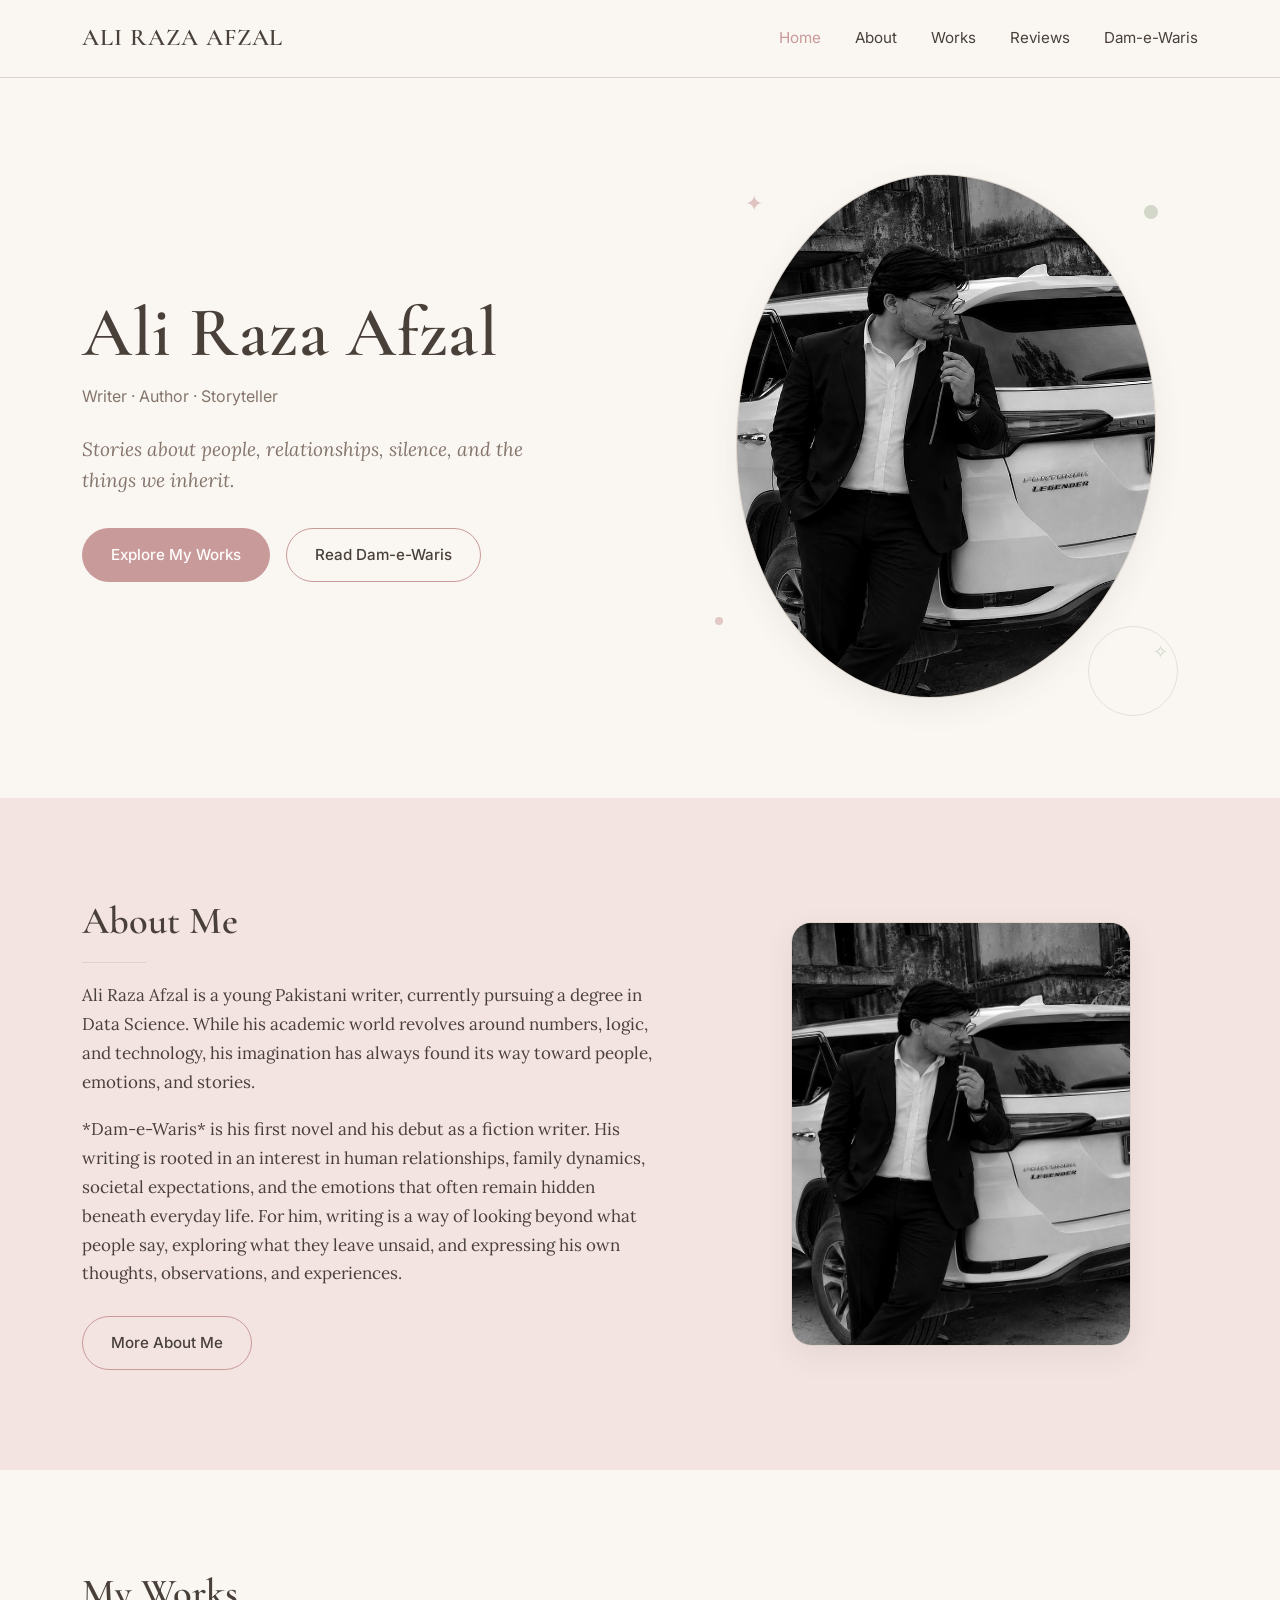
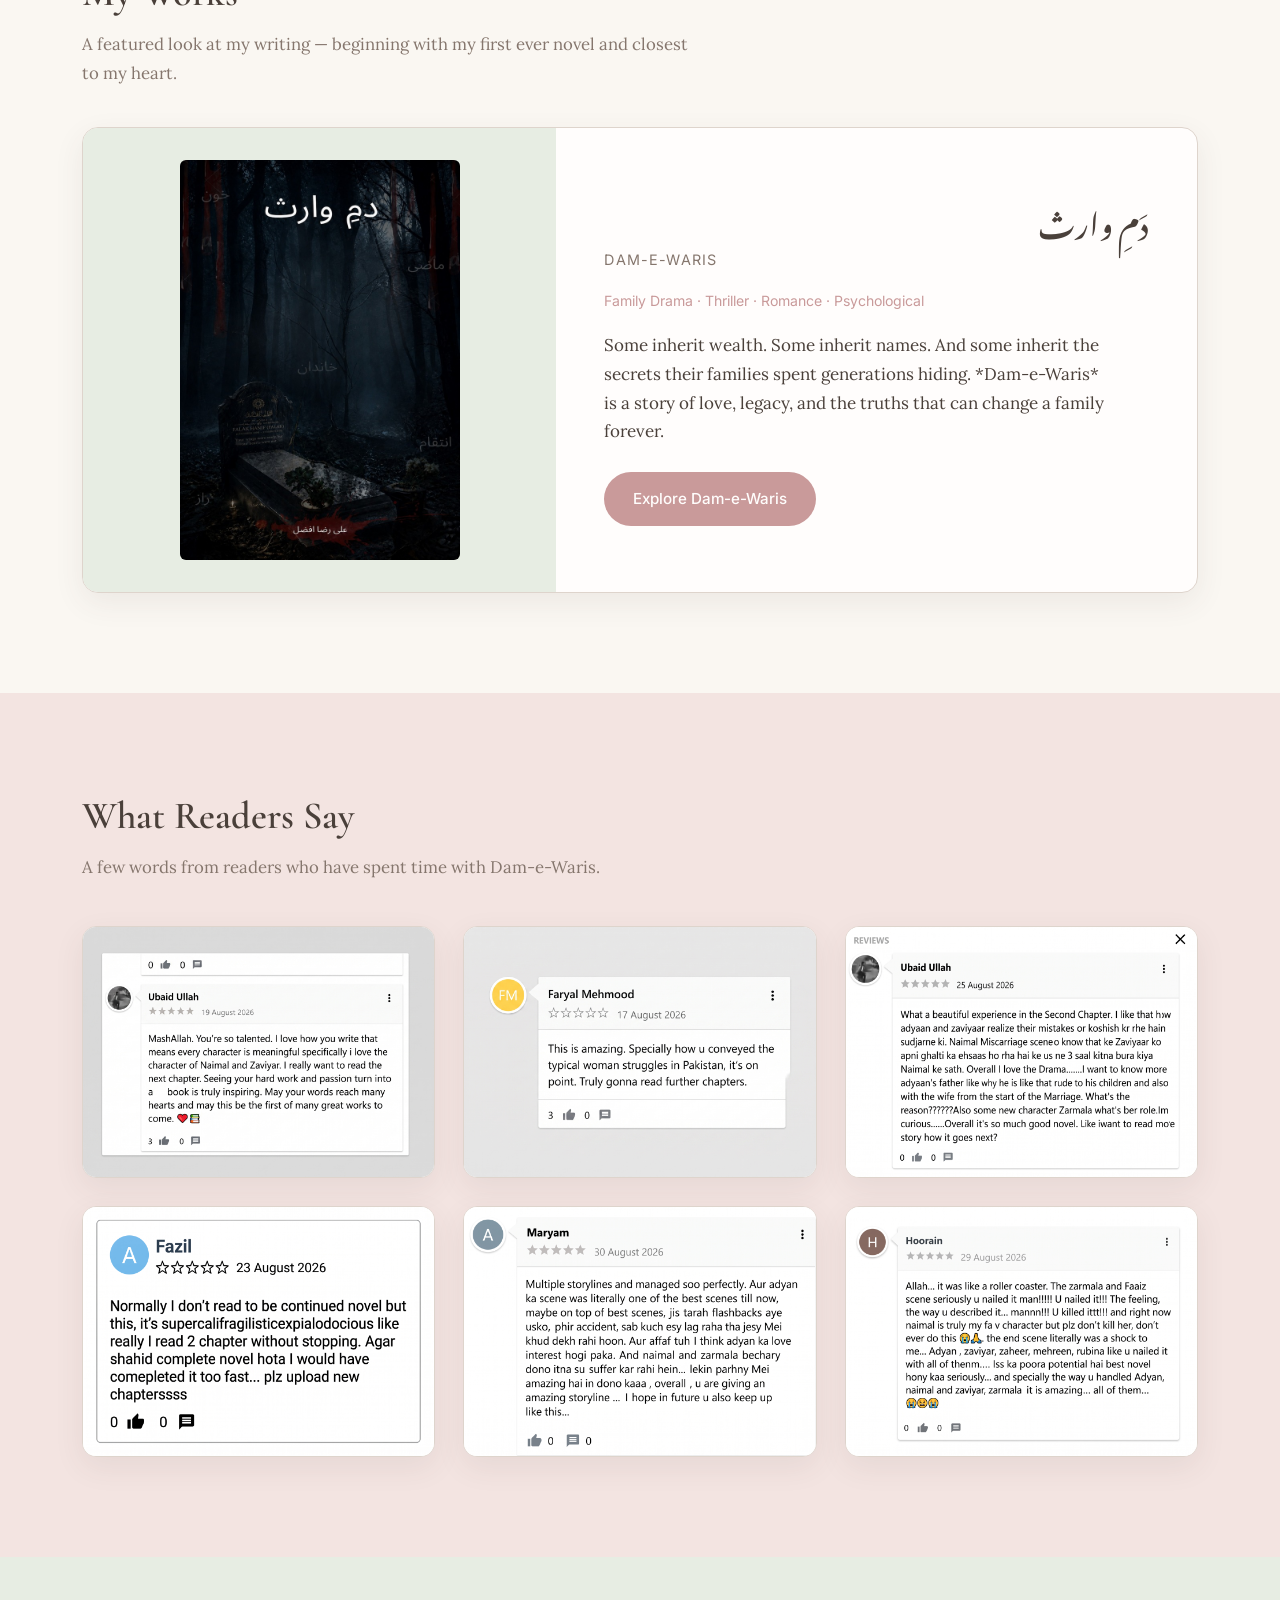
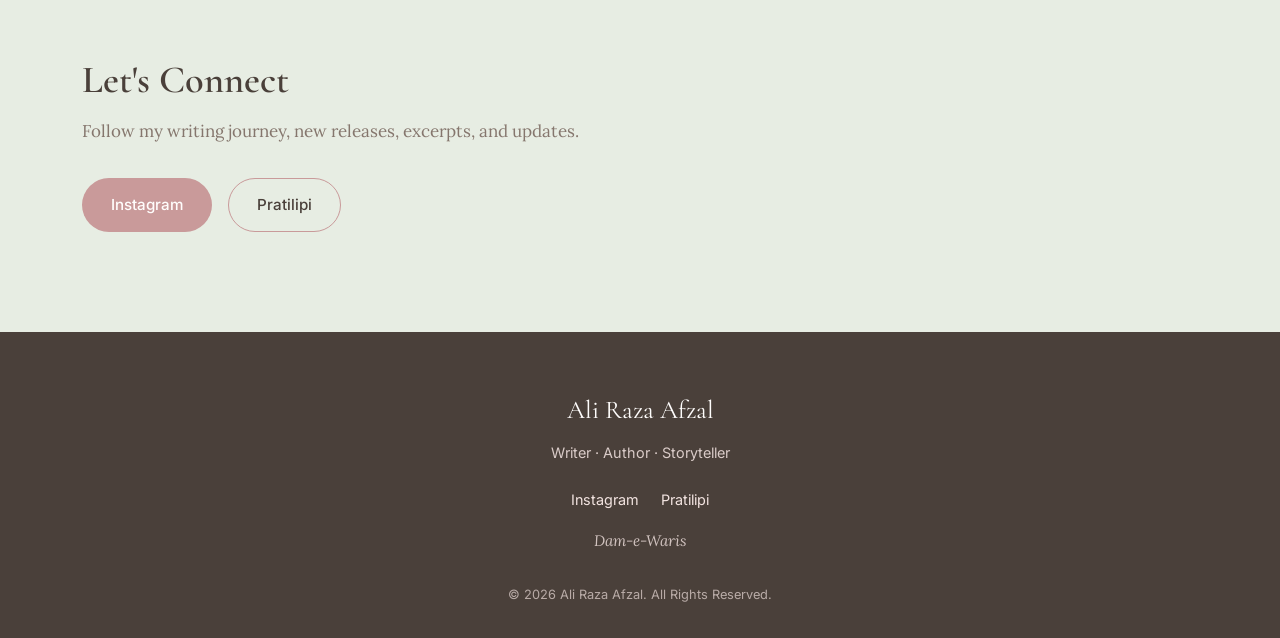
<file: index.html>
<!DOCTYPE html>
<html lang="en">
<head>
<meta charset="UTF-8">
<meta name="viewport" content="width=device-width, initial-scale=1.0">
<title>Ali Raza Afzal | Author &amp; Writer</title>
<meta name="description" content="Official website of Ali Raza Afzal, Pakistani author and storyteller, featuring his novel Dam-e-Waris (دَمِ وارث), reader reviews, and updates.">

<!-- Open Graph -->
<meta property="og:title" content="Ali Raza Afzal | Author & Writer">
<meta property="og:description" content="Stories about people, relationships, silence, and the things we inherit. Discover the world of author Ali Raza Afzal and his novel Dam-e-Waris.">
<meta property="og:type" content="website">
<meta property="og:image" content="images/author.jpg">

<link rel="stylesheet" href="css/style.css">
</head>
<body>

<header class="site-header">
  <nav class="navbar" aria-label="Primary navigation">
    <a href="index.html" class="brand">ALI RAZA AFZAL</a>
    <ul class="nav-links">
      <li><a href="index.html" class="active">Home</a></li>
      <li><a href="index.html#about">About</a></li>
      <li><a href="index.html#works">Works</a></li>
      <li><a href="index.html#reviews">Reviews</a></li>
      <li><a href="dam-e-waris.html">Dam-e-Waris</a></li>
    </ul>
  </nav>
</header>

<main>

  <!-- ============ HERO ============ -->
  <section class="hero" id="home">
    <div class="container">
      <div class="hero-text">
        <h1 class="hero-title">Ali Raza Afzal</h1>
        <p class="eyebrow">Writer · Author · Storyteller</p>
        <p class="hero-statement">Stories about people, relationships, silence, and the things we inherit.</p>
        <div class="button-row">
          <a href="index.html#works" class="btn btn-primary">Explore My Works</a>
          <a href="dam-e-waris.html" class="btn btn-outline">Read Dam-e-Waris</a>
        </div>
      </div>

      <div class="hero-image-wrap">
        <span class="hero-deco-star s1" aria-hidden="true">✦</span>
        <span class="hero-deco-star s2" aria-hidden="true">✧</span>
        <span class="hero-deco-dot d1" aria-hidden="true"></span>
        <span class="hero-deco-dot d2" aria-hidden="true"></span>
        <div class="hero-deco-line" aria-hidden="true"></div>
        <div class="hero-image-frame">
          <!-- PLACE FILE HERE: images/author.jpg -->
          <img src="images/author.jpg" alt="Portrait of author Ali Raza Afzal">
        </div>
      </div>
    </div>
  </section>

  <!-- ============ ABOUT ============ -->
  <section class="section bg-blush" id="about">
    <div class="container about-grid">
      <div class="about-text">
        <h2 class="section-heading">About Me</h2>
        <div class="decor-line"></div>
        <p>Ali Raza Afzal is a young Pakistani writer, currently pursuing a degree in Data Science. While his academic world revolves around numbers, logic, and technology, his imagination has always found its way toward people, emotions, and stories.</p>
        <p>
            *Dam-e-Waris* is his first novel and his debut as a fiction writer. His writing is rooted in an interest in human relationships, family dynamics, societal expectations, and the emotions that often remain hidden beneath everyday life. For him, writing is a way of looking beyond what people say, exploring what they leave unsaid, and expressing his own thoughts, observations, and experiences.
        </p>
        <a href="#about" class="btn btn-outline" style="margin-top: 28px;">More About Me</a>
      </div>

      <div class="about-visual">
        <div class="about-visual-frame">
          <!-- Optional: reuse author.jpg or replace with another portrait -->
          <img src="images/author.jpg" alt="Ali Raza Afzal at his writing desk">
        </div>
      </div>
    </div>
  </section>

  <!-- ============ WORKS ============ -->
  <section class="section bg-ivory" id="works">
    <div class="container">
      <h2 class="section-heading">My Works</h2>
      <p class="section-intro">A featured look at my writing — beginning with my first ever novel and closest to my heart.</p>

      <article class="work-card">
        <div class="work-cover">
          <!-- PLACE FILE HERE: images/dam-e-waris-cover.jpg -->
          <img src="images/dam-e-waris-cover.jpg" alt="Cover of the novel Dam-e-Waris by Ali Raza Afzal">
        </div>
        <div class="work-info">
          <p class="work-title-urdu" dir="rtl" lang="ur">دَمِ وارث</p>
          <p class="work-title-en">DAM-E-WARIS</p>
          <p class="work-genre">Family Drama · Thriller · Romance · Psychological</p>
          <p class="work-desc">
              Some inherit wealth. Some inherit names. And some inherit the secrets their families spent generations hiding. *Dam-e-Waris* is a story of love, legacy, and the truths that can change a family forever.
          </p>
          <a href="dam-e-waris.html" class="btn btn-primary">Explore Dam-e-Waris</a>
        </div>
      </article>
    </div>
  </section>

  <!-- ============ REVIEWS ============ -->
  <section class="section bg-blush" id="reviews">
    <div class="container">
      <h2 class="section-heading">What Readers Say</h2>
      <p class="section-intro">A few words from readers who have spent time with Dam-e-Waris.</p>

      <div class="review-gallery">
        <div class="review-card">
          <!-- PLACE FILE HERE: images/review-01.jpg -->
          <img src="images/review-01.jpg" alt="Reader review screenshot 1 for Dam-e-Waris">
        </div>
        <div class="review-card">
          <!-- PLACE FILE HERE: images/review-02.jpg -->
          <img src="images/review-02.jpg" alt="Reader review screenshot 2 for Dam-e-Waris">
        </div>
        <div class="review-card">
          <!-- PLACE FILE HERE: images/review-03.jpg -->
          <img src="images/review-03.jpg" alt="Reader review screenshot 3 for Dam-e-Waris">
        </div>
        <div class="review-card">
          <!-- PLACE FILE HERE: images/review-04.jpg -->
          <img src="images/review-04.jpg" alt="Reader review screenshot 4 for Dam-e-Waris">
        </div>
        <div class="review-card">
          <!-- PLACE FILE HERE: images/review-05.jpg -->
          <img src="images/review-05.jpg" alt="Reader review screenshot 5 for Dam-e-Waris">
        </div>
        <div class="review-card">
          <!-- PLACE FILE HERE: images/review-06.jpg -->
          <img src="images/review-06.jpg" alt="Reader review screenshot 6 for Dam-e-Waris">
        </div>
      </div>
    </div>
  </section>

  <!-- ============ CONNECT ============ -->
  <section class="section bg-sage" id="connect">
    <div class="container">
      <h2 class="section-heading">Let's Connect</h2>
      <p class="connect-text">Follow my writing journey, new releases, excerpts, and updates.</p>
      <div class="button-row">
        <!-- REPLACE WITH REAL INSTAGRAM URL -->
        <a href="https://instagram.com/alir_afzal" target="_blank" rel="noopener noreferrer" class="btn btn-primary">Instagram</a>
        <!-- REPLACE WITH REAL PRATILIPI URL -->
        <a href="https://english.pratilipi.com/series/dam-e-waris-by-shaan-sikandar-ali-p6b1sz6k6ypf" target="_blank" rel="noopener noreferrer" class="btn btn-outline">Pratilipi</a>
      </div>
    </div>
  </section>

</main>

<footer class="site-footer">
  <div class="container footer-inner">
    <p class="footer-brand">Ali Raza Afzal</p>
    <p class="footer-tagline">Writer · Author · Storyteller</p>
    <div class="footer-links">
      <!-- REPLACE WITH REAL INSTAGRAM URL -->
      <a href="https://instagram.com/alir_afzal" target="_blank" rel="noopener noreferrer">Instagram</a>
      <!-- REPLACE WITH REAL PRATILIPI URL -->
      <a href="https://english.pratilipi.com/series/dam-e-waris-by-shaan-sikandar-ali-p6b1sz6k6ypf" target="_blank" rel="noopener noreferrer">Pratilipi</a>
    </div>
    <p class="footer-work">Dam-e-Waris</p>
    <p class="footer-note">© 2026 Ali Raza Afzal. All Rights Reserved.</p>
  </div>
</footer>

</body>
</html>
</file>
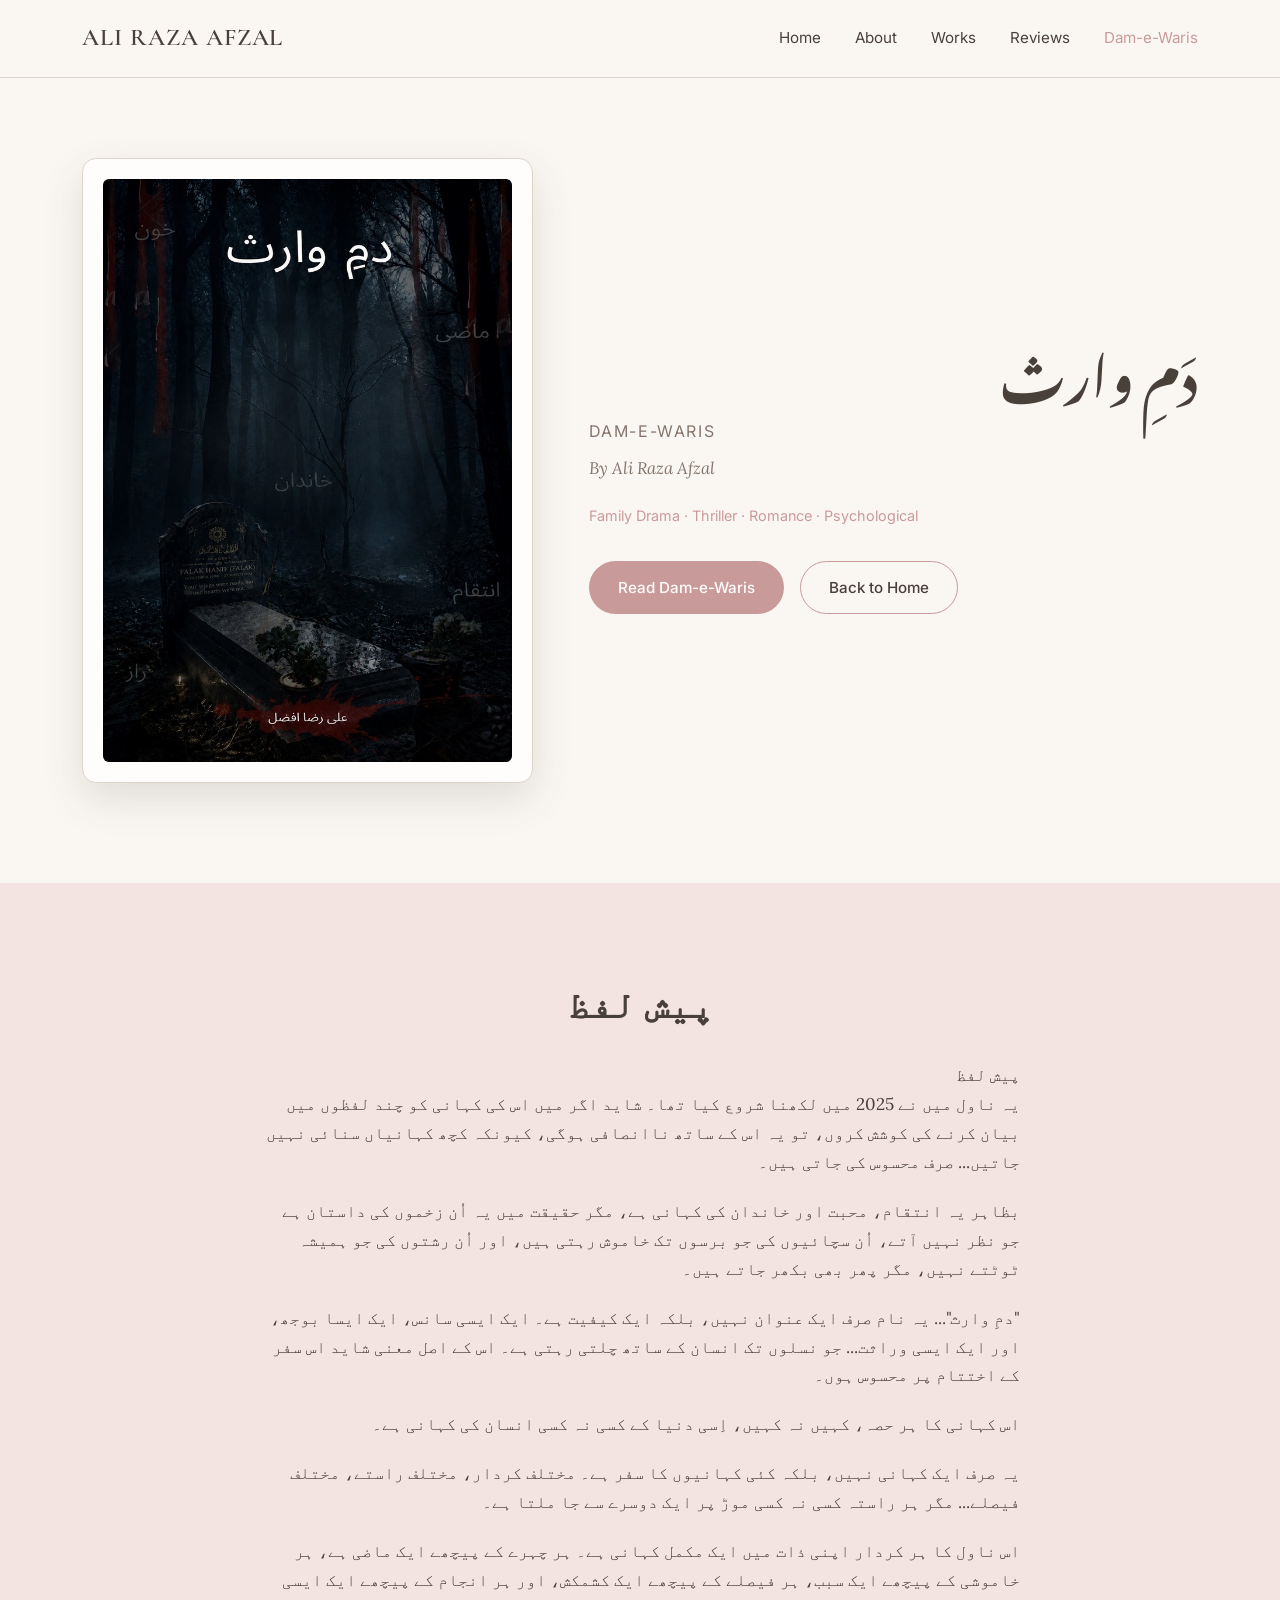
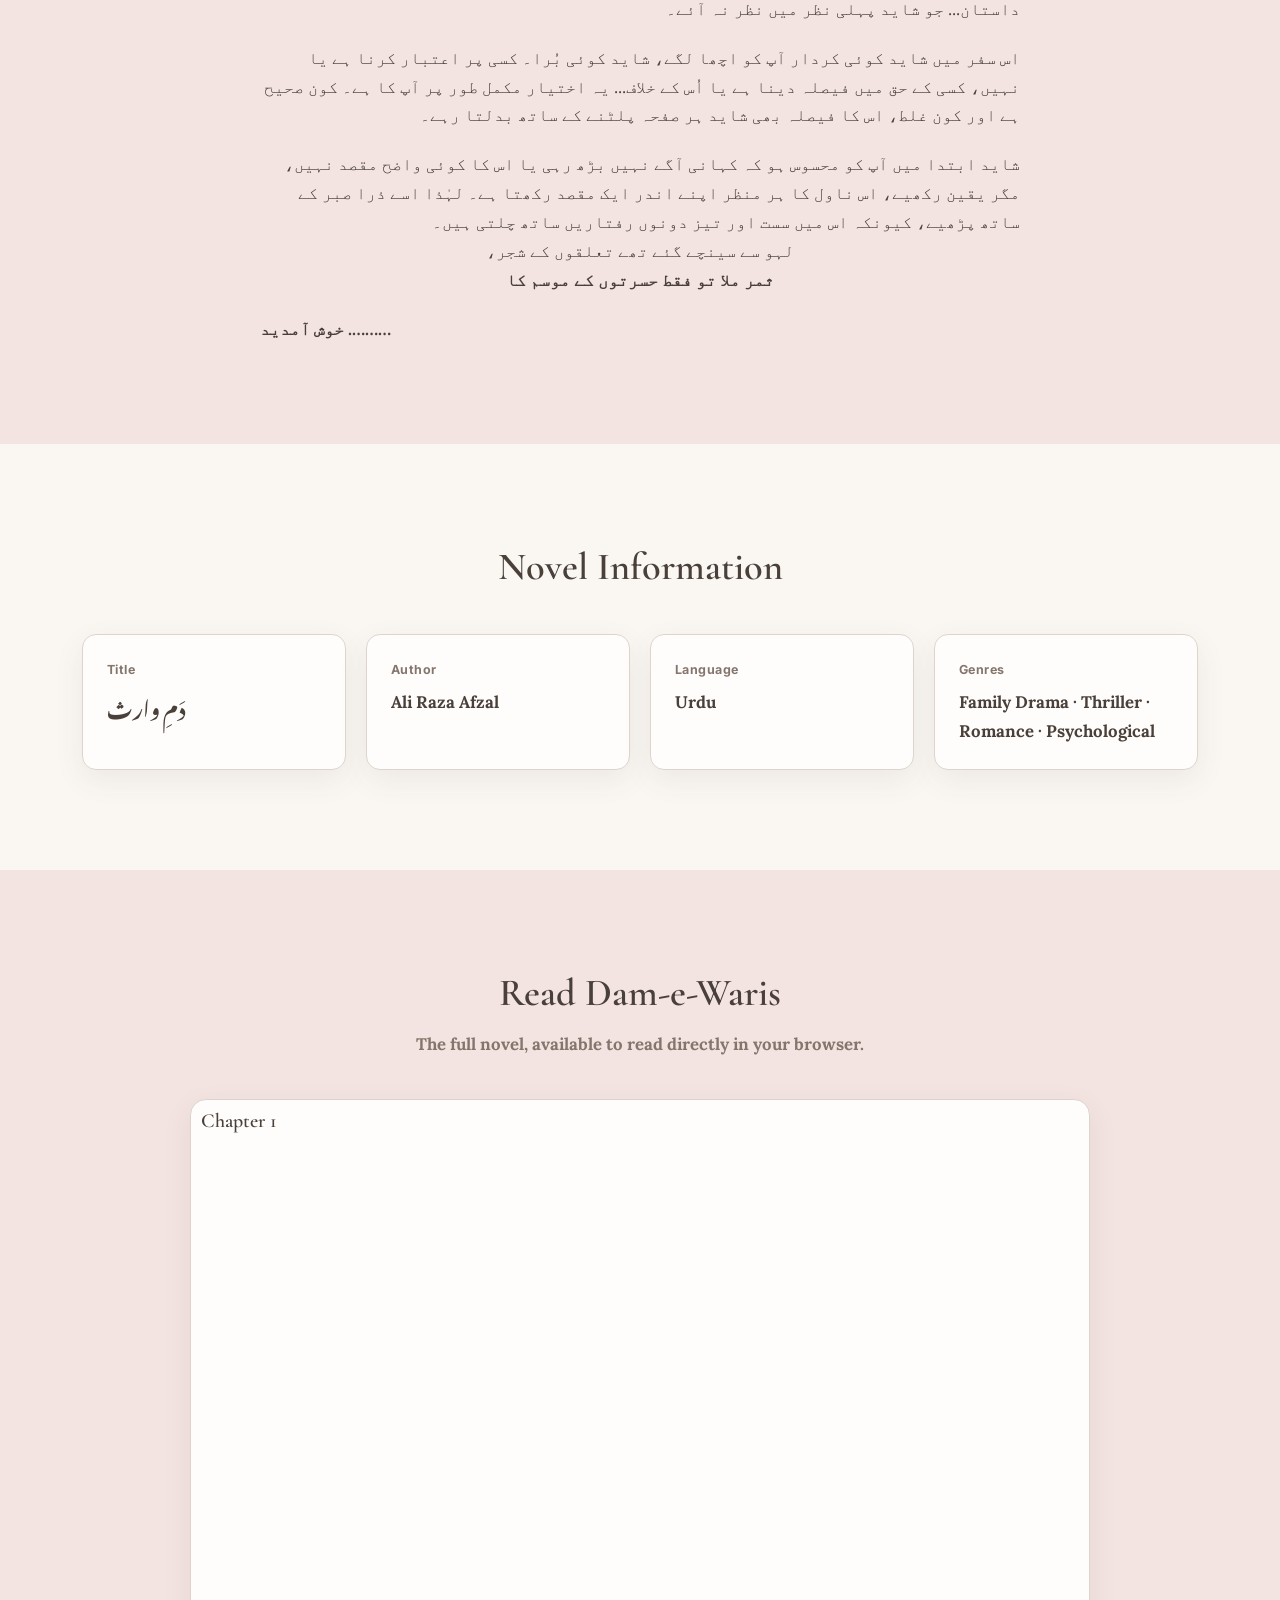
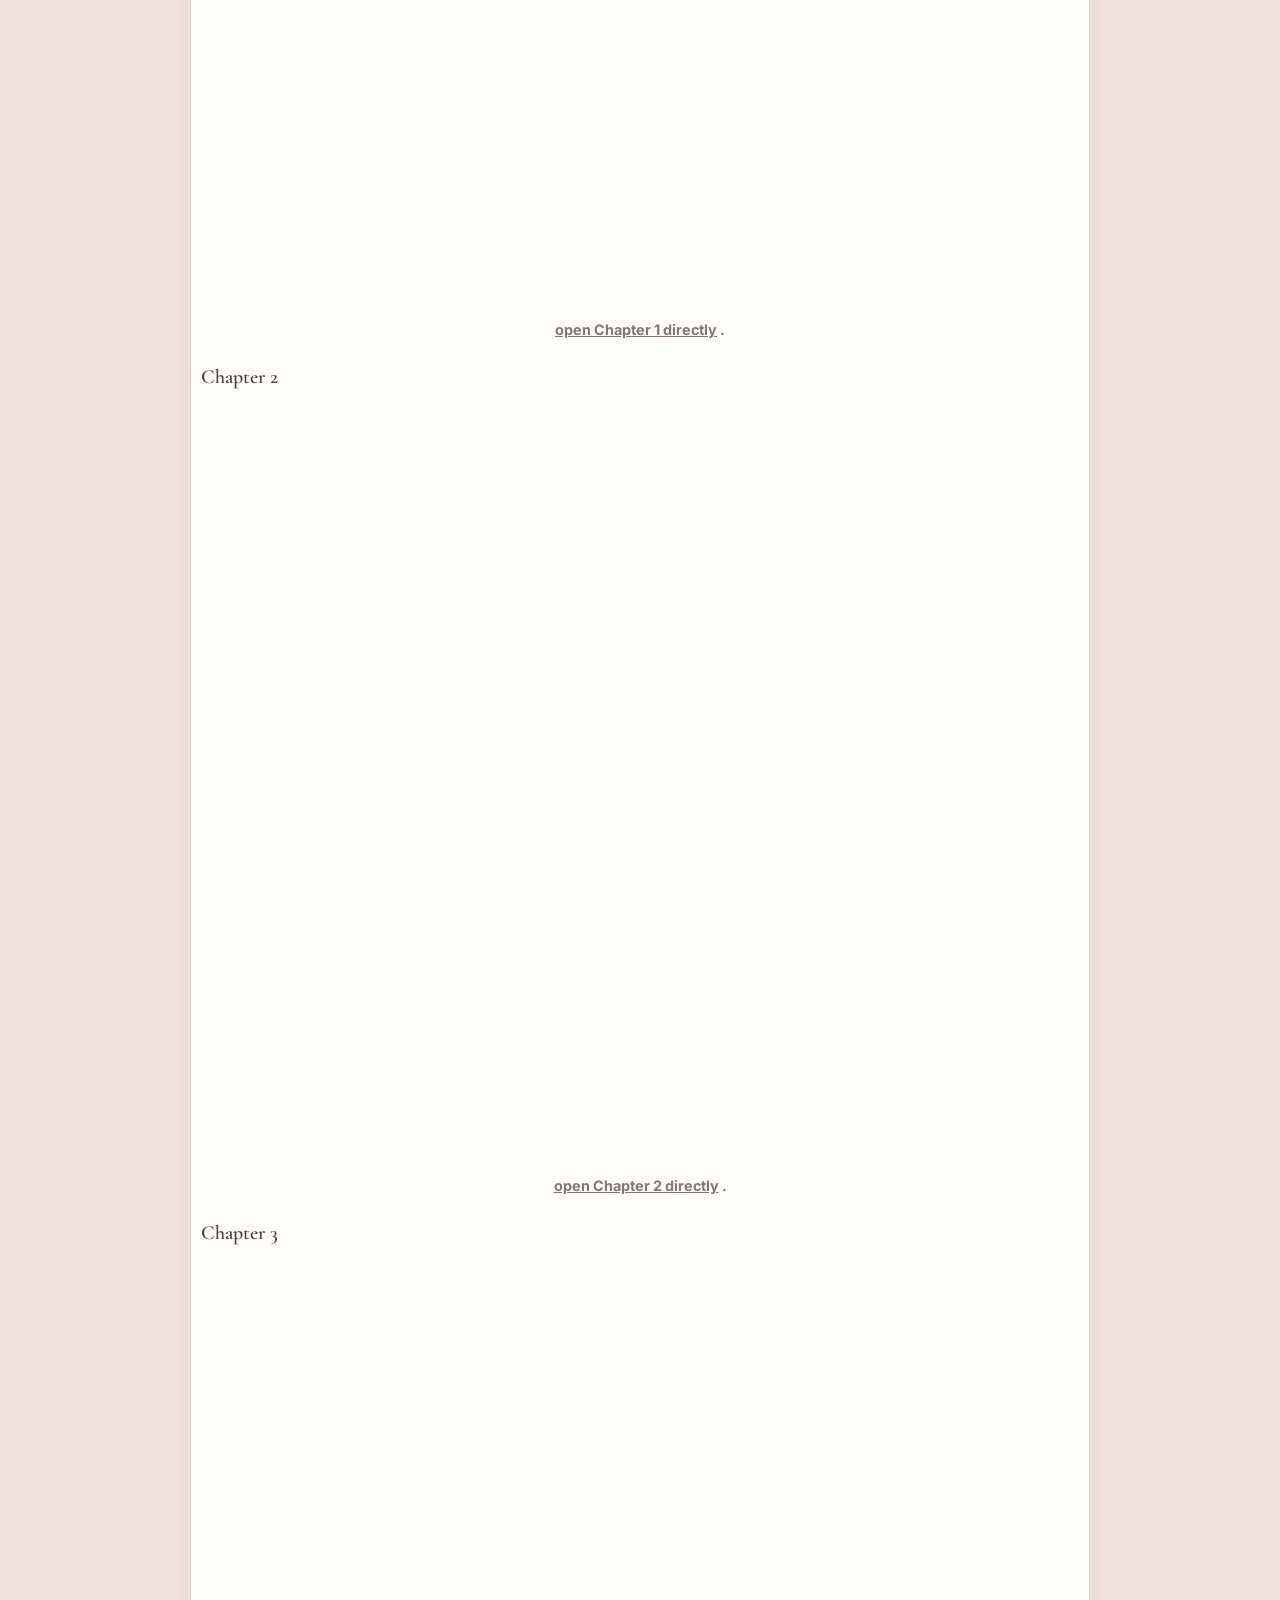
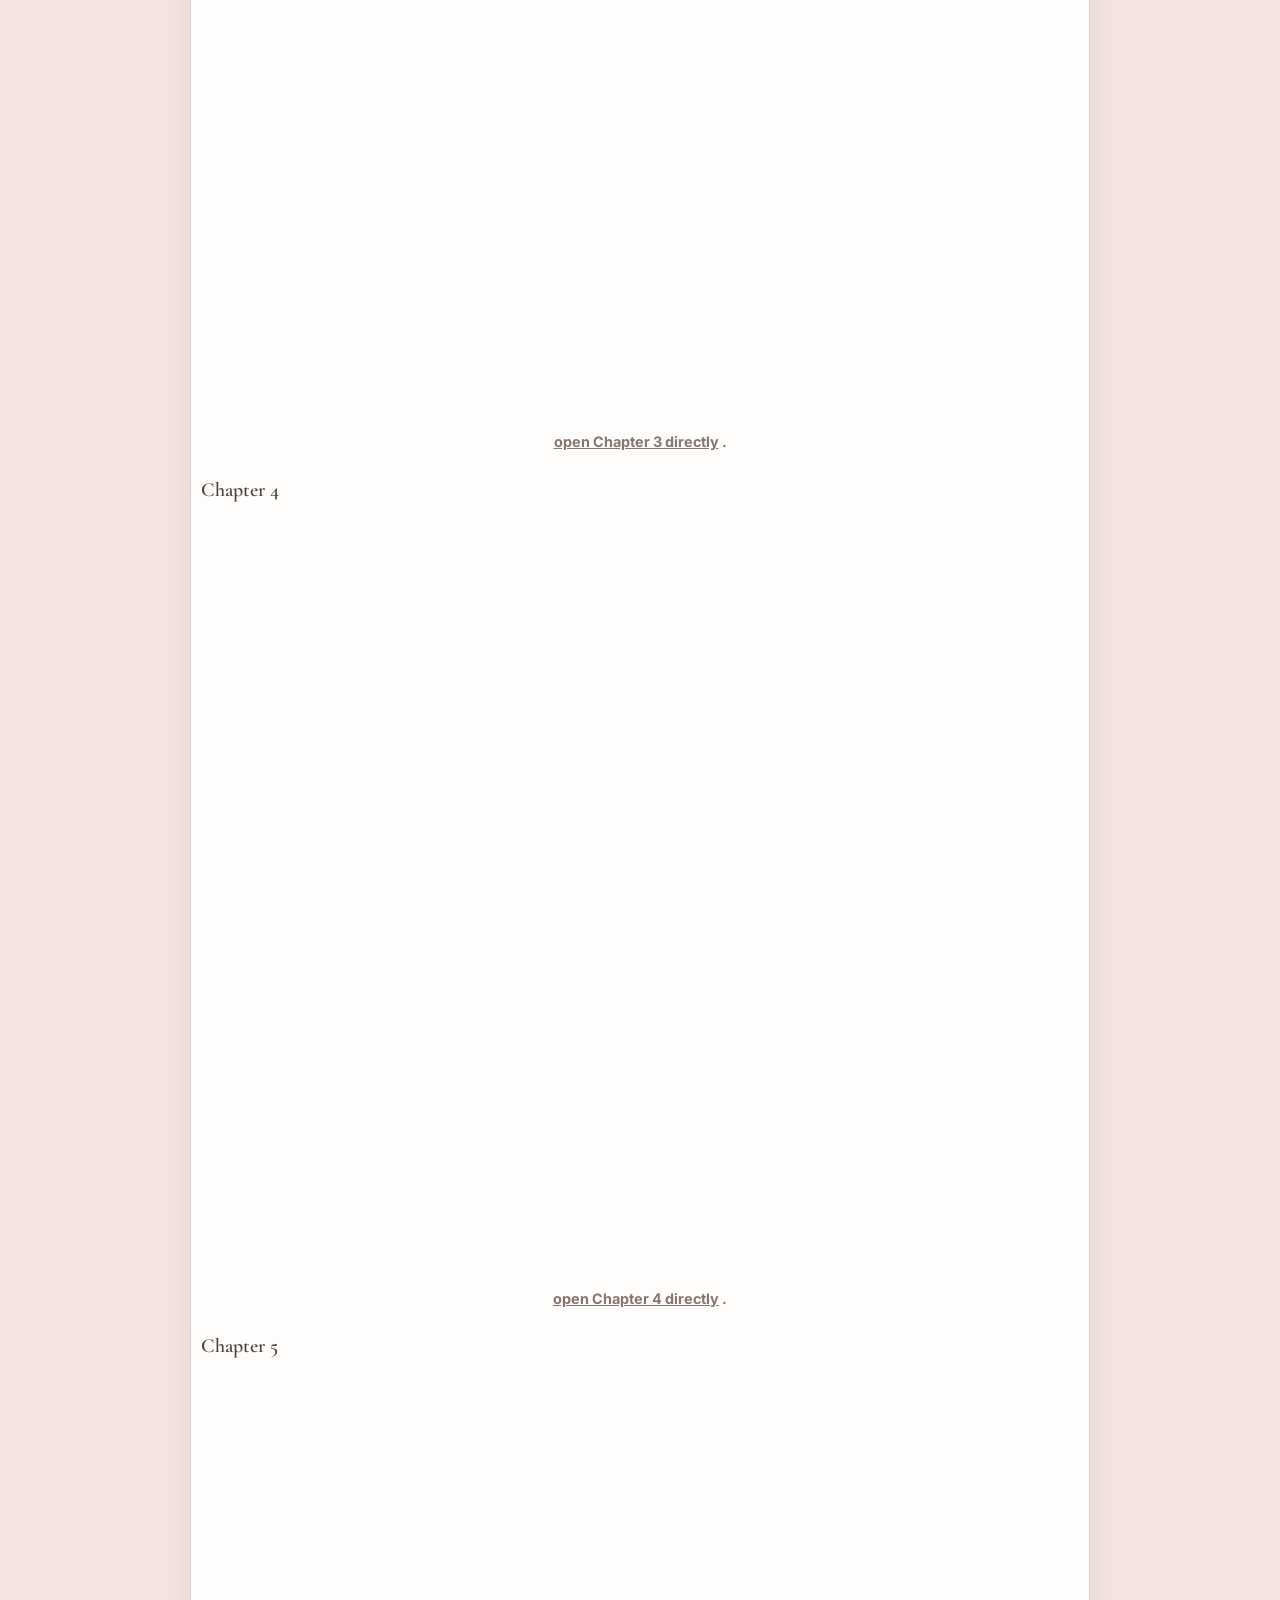
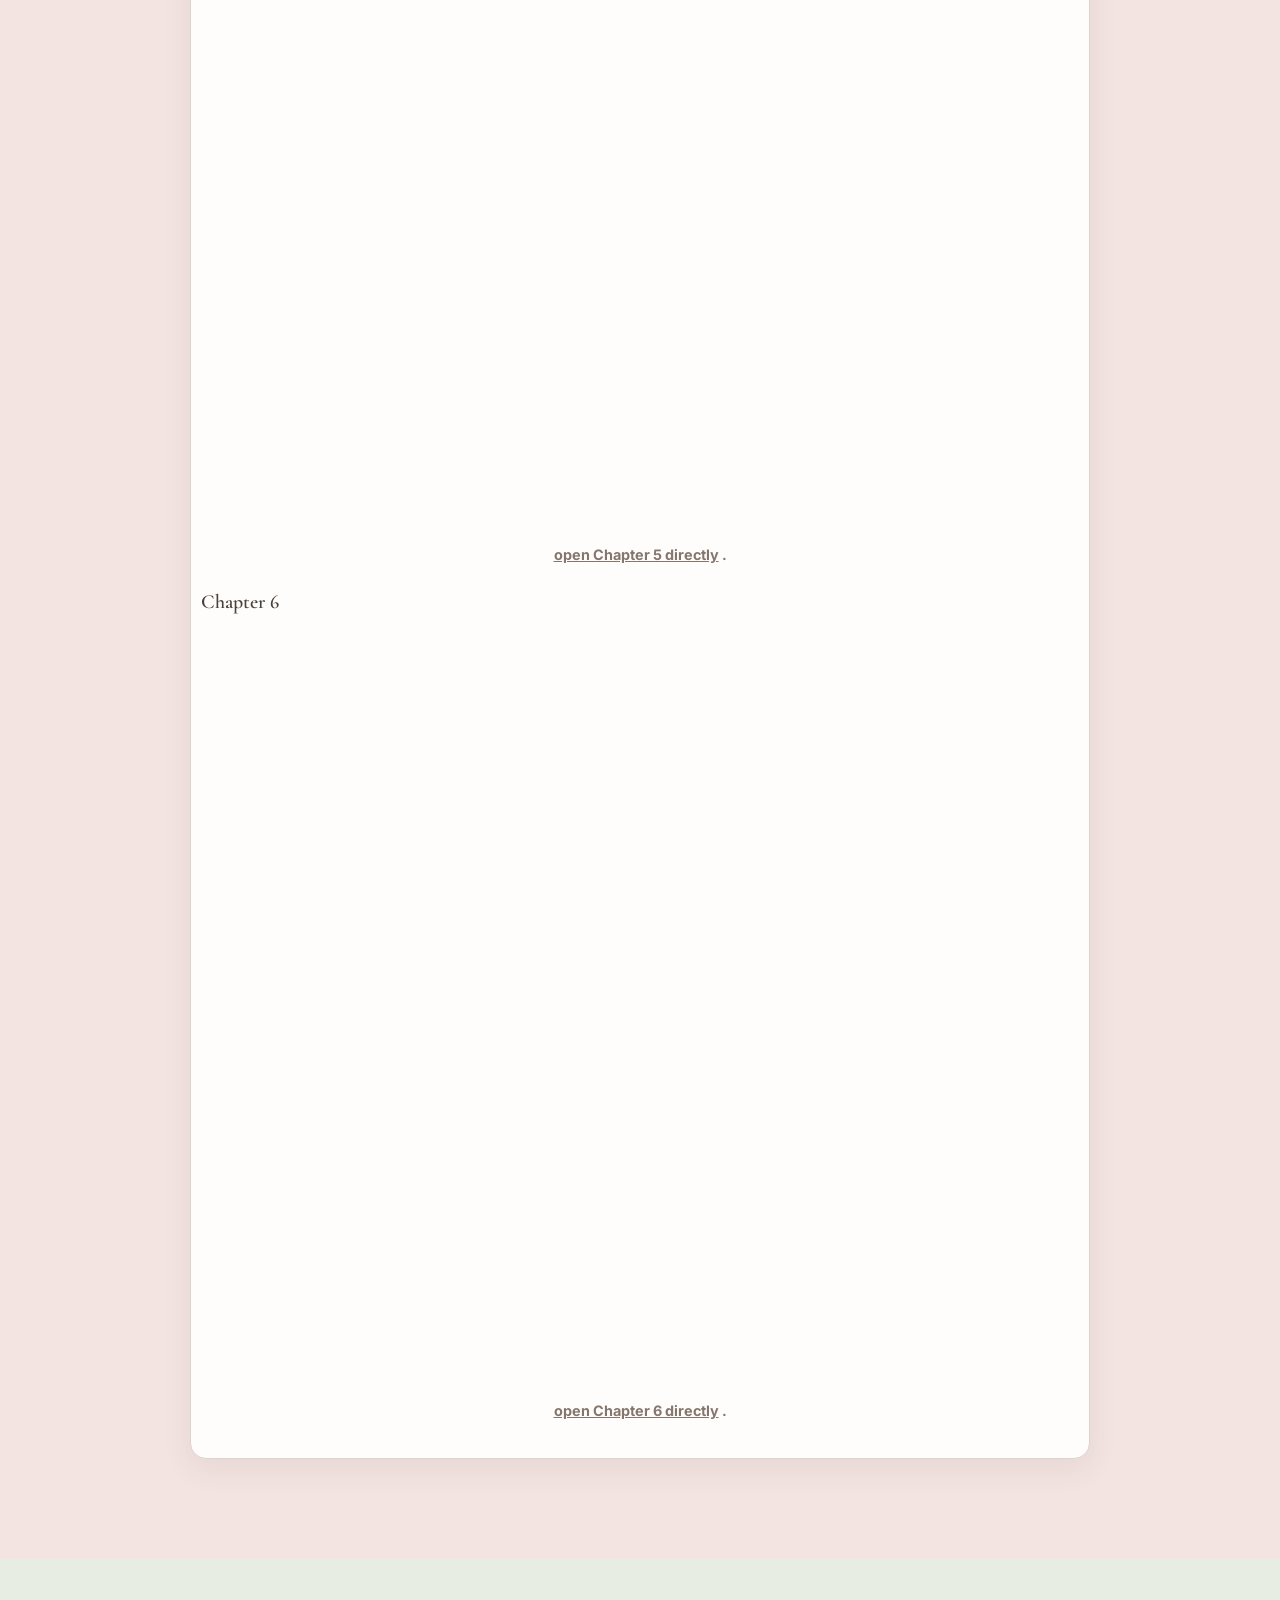
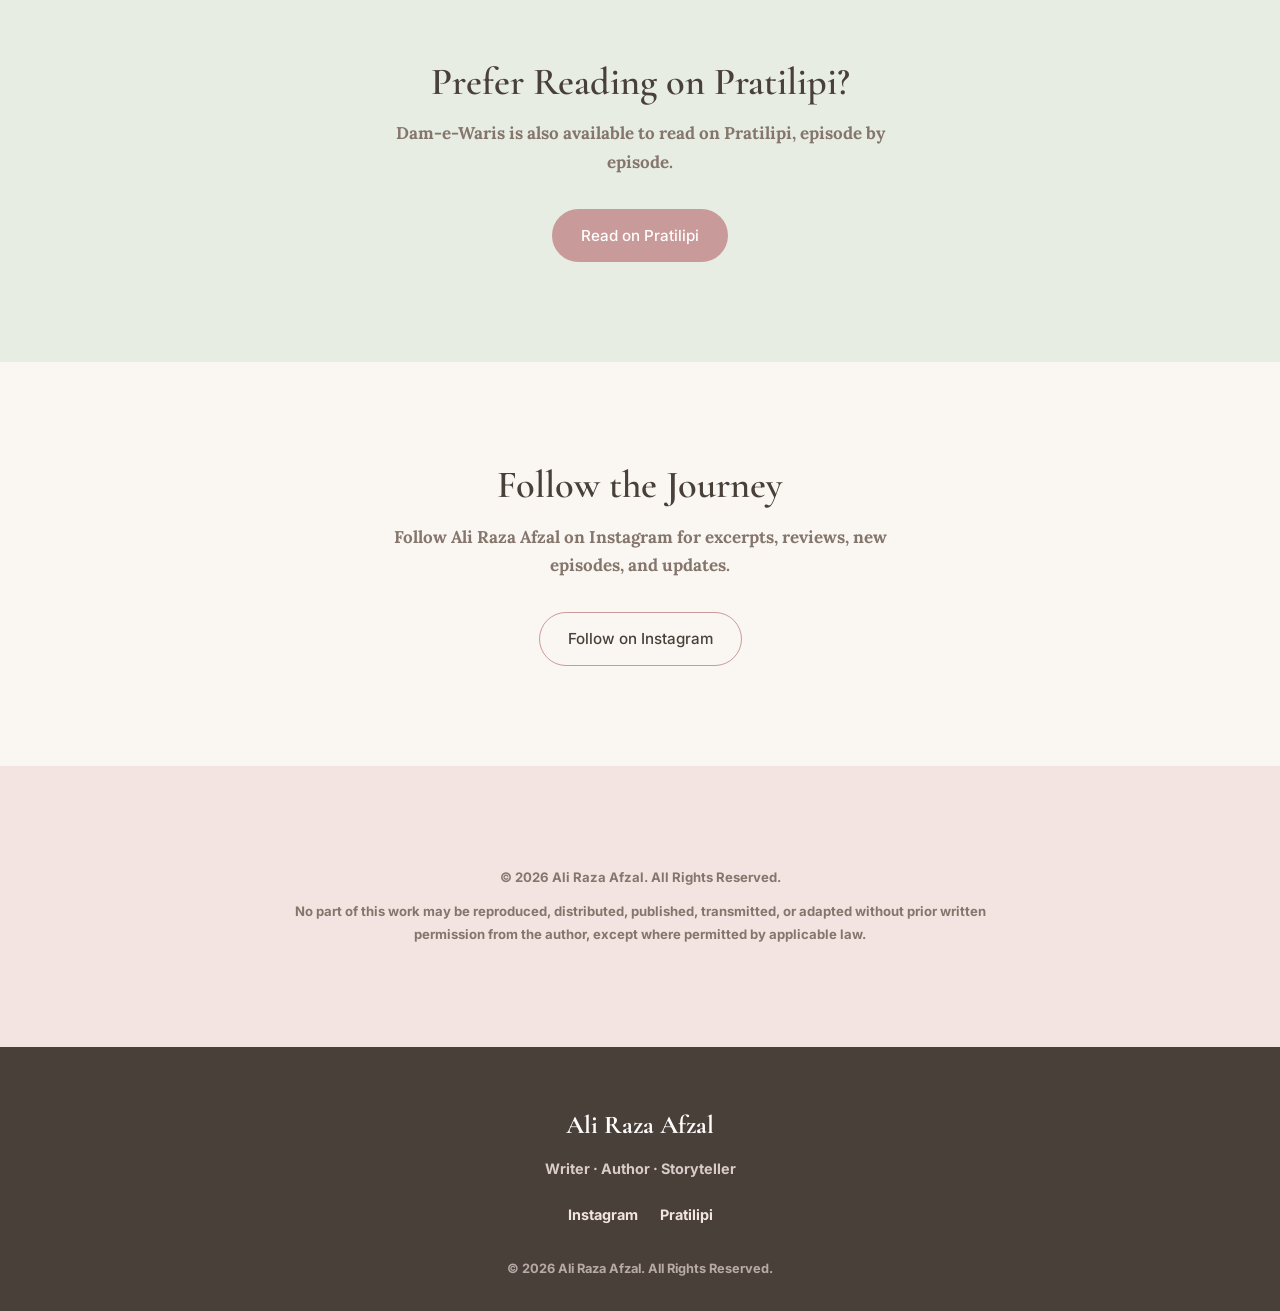
<file: dam-e-waris.html>
<!DOCTYPE html>
<html lang="en">
<head> 
<meta charset="UTF-8">
<meta name="viewport" content="width=device-width, initial-scale=1.0">
<title>Dam-e-Waris | Ali Raza Afzal</title> 
<meta name="description" content="Dam-e-Waris (دَمِ وارث) — a novel of family drama, thriller, romance and psychology by Ali Raza Afzal. Read online or download the PDF.">

<!-- Open Graph -->
<meta property="og:title" content="Dam-e-Waris | Ali Raza Afzal">
<meta property="og:description" content="A story of inheritance — of names, secrets, and the ties that bind a family together.">
<meta property="og:type" content="book">
<meta property="og:image" content="images/dam-e-waris-cover.jpg">
<link rel="stylesheet" href="css/style.css">
</head>
<body>

<header class="site-header">
  <nav class="navbar" aria-label="Primary navigation">
    <a href="index.html" class="brand">ALI RAZA AFZAL</a>
    <ul class="nav-links">
      <li><a href="index.html">Home</a></li>
      <li><a href="index.html#about">About</a></li>
      <li><a href="index.html#works">Works</a></li>
      <li><a href="index.html#reviews">Reviews</a></li>
      <li><a href="dam-e-waris.html" class="active">Dam-e-Waris</a></li>
    </ul>
  </nav>
</header>

<main>

  <!-- ============ NOVEL HERO ============ -->
  <section class="novel-hero">
    <div class="container">
      <div class="novel-cover-frame">
        <!-- PLACE FILE HERE: images/dam-e-waris-cover.jpg -->
        <img src="images/dam-e-waris-cover.jpg" alt="Cover of the novel Dam-e-Waris by Ali Raza Afzal">
      </div>

      <div class="novel-hero-text">
        <h1 class="novel-title-urdu" dir="rtl" lang="ur">دَمِ وارث</h1>
        <p class="novel-title-en">DAM-E-WARIS</p>
        <p class="novel-byline">By Ali Raza Afzal</p>
        <p class="novel-genre">Family Drama · Thriller · Romance · Psychological</p>
        <div class="button-row">
          <a href="#read" class="btn btn-primary">Read Dam-e-Waris</a>
          <a href="index.html" class="btn btn-outline">Back to Home</a>
        </div>
      </div>
    </div>
  </section>

  <!-- ============ ABOUT THE NOVEL ============ -->
  <section class="section bg-blush" dir="rtl" lang="ur">
    <div class="container">
        <h2 class="section-heading" style="text-align:center;">
            پیش لفظ
        </h2>
      <div class="reading-column"> 
         پیش لفظ

          <p>
              یہ ناول میں نے 2025 میں لکھنا شروع کیا تھا۔ شاید اگر میں اس کی کہانی کو چند لفظوں میں بیان کرنے کی کوشش کروں، تو یہ اس کے ساتھ ناانصافی ہوگی، کیونکہ کچھ کہانیاں سنائی نہیں جاتیں... صرف محسوس کی جاتی ہیں۔
          </p>

          <p>
              بظاہر یہ انتقام، محبت اور خاندان کی کہانی ہے، مگر حقیقت میں یہ اُن زخموں کی داستان ہے جو نظر نہیں آتے، اُن سچائیوں کی جو برسوں تک خاموش رہتی ہیں، اور اُن رشتوں کی جو ہمیشہ ٹوٹتے نہیں، مگر پھر بھی بکھر جاتے ہیں۔
          </p>

          <p>
              "دمِ وارث"... یہ نام صرف ایک عنوان نہیں، بلکہ ایک کیفیت ہے۔ ایک ایسی سانس، ایک ایسا بوجھ، اور ایک ایسی وراثت... جو نسلوں تک انسان کے ساتھ چلتی رہتی ہے۔ اس کے اصل معنی شاید اس سفر کے اختتام پر محسوس ہوں۔
          </p>

       

          <p>
              اس کہانی کا ہر حصہ، کہیں نہ کہیں، اِسی دنیا کے کسی نہ کسی انسان کی کہانی ہے۔
          </p>

          <p>
              یہ صرف ایک کہانی نہیں، بلکہ کئی کہانیوں کا سفر ہے۔ مختلف کردار، مختلف راستے، مختلف فیصلے... مگر ہر راستہ کسی نہ کسی موڑ پر ایک دوسرے سے جا ملتا ہے۔
          </p>

          <p>
              اس ناول کا ہر کردار اپنی ذات میں ایک مکمل کہانی ہے۔ ہر چہرے کے پیچھے ایک ماضی ہے، ہر خاموشی کے پیچھے ایک سبب، ہر فیصلے کے پیچھے ایک کشمکش، اور ہر انجام کے پیچھے ایک ایسی داستان... جو شاید پہلی نظر میں نظر نہ آئے۔
          </p>

          <p>
              اس سفر میں شاید کوئی کردار آپ کو اچھا لگے، شاید کوئی بُرا۔ کسی پر اعتبار کرنا ہے یا نہیں، کسی کے حق میں فیصلہ دینا ہے یا اُس کے خلاف... یہ اختیار مکمل طور پر آپ کا ہے۔ کون صحیح ہے اور کون غلط، اس کا فیصلہ بھی شاید ہر صفحہ پلٹنے کے ساتھ بدلتا رہے۔
          </p>

          <p>
              شاید ابتدا میں آپ کو محسوس ہو کہ کہانی آگے نہیں بڑھ رہی یا اس کا کوئی واضح مقصد نہیں، مگر یقین رکھیے، اس ناول کا ہر منظر اپنے اندر ایک مقصد رکھتا ہے۔ لہٰذا اسے ذرا صبر کے ساتھ پڑھیے، کیونکہ اس میں سست اور تیز دونوں رفتاریں ساتھ چلتی ہیں۔
          </p>

          <div class="preface-verse" style="text-align:center;/>
          <br />
              <p>
                  <strong style="text-align:left;">لہو سے سینچے گئے تھے تعلقوں کے شجر،</strong><br>
                  <strong style="text-align:left;">ثمر ملا تو فقط حسرتوں کے موسم کا</strongstyle="text-align:center;">
              </p>

              <p>………. خوش آمدید</p>
          </div>
      </div>
    </div>
  </section>

  <!-- ============ NOVEL INFORMATION ============ -->
  <section class="section bg-ivory">
    <div class="container">
      <h2 class="section-heading" style="text-align:center;">Novel Information</h2>
      <div class="info-grid">
        <div class="info-card">
          <p class="info-label">Title</p>
          <p class="info-value urdu" dir="rtl" lang="ur">دَمِ وارث</p>
        </div>
        <div class="info-card">
          <p class="info-label">Author</p>
          <p class="info-value">Ali Raza Afzal</p>
        </div>
        <div class="info-card">
          <p class="info-label">Language</p>
          <p class="info-value">Urdu</p>
        </div>
        <div class="info-card">
          <p class="info-label">Genres</p>
          <p class="info-value">Family Drama · Thriller · Romance · Psychological</p>
        </div>
      </div>
    </div>
  </section>

  <!-- ============ PDF READING SECTION ============ -->
  <section class="section bg-blush" id="read">
      <div class="container">
          <h2 class="section-heading" style="text-align:center;">Read Dam-e-Waris</h2>
          <p class="section-intro" style="margin:0 auto; text-align:center;">The full novel, available to read directly in your browser.</p>

         
          <div class="pdf-frame-wrap">

              <!-- CHAPTER 1 -->
              <div class="chapter-reader">
                  <h3>Chapter 1</h3>

                  <iframe src="pdf/dam-e-waris/chapter-01.pdf"
                          title="Read Dam-e-Waris Chapter 1 by Ali Raza Afzal">
                  </iframe>

                  <p class="pdf-fallback">
                      
                      <a href="pdf/dam-e-waris/chapter-01.pdf"
                         target="_blank"
                         rel="noopener noreferrer">
                          <b> 
                            <u>open Chapter 1 directly</u> </b>
                      </a>.
                  </p>
              </div>


              <!-- CHAPTER 2 -->
              <div class="chapter-reader">
                  <h3>Chapter 2</h3>

                  <iframe src="pdf/dam-e-waris/chapter-02.pdf"
                          title="Read Dam-e-Waris Chapter 2 by Ali Raza Afzal">
                  </iframe>

                  <p class="pdf-fallback">
                     
                      <a href="pdf/dam-e-waris/chapter-02.pdf"
                         target="_blank"
                         rel="noopener noreferrer">
                          <b> <u>open Chapter 2 directly</u> </b> 
                      </a>.
                  </p>
              </div>


              <!-- CHAPTER 3 -->
              <div class="chapter-reader">
                  <h3>Chapter 3</h3>

                  <iframe src="pdf/dam-e-waris/chapter-03.pdf"
                          title="Read Dam-e-Waris Chapter 3 by Ali Raza Afzal">
                  </iframe>

                  <p class="pdf-fallback">
                     
                      <a href="pdf/dam-e-waris/chapter-03.pdf"
                         target="_blank"
                         rel="noopener noreferrer">
                          <b> <u>open Chapter 3 directly</u> </b>
                      </a>.
                  </p>
              </div>


              <!-- CHAPTER 4 -->
              <div class="chapter-reader">
                  <h3>Chapter 4</h3>

                  <iframe src="pdf/dam-e-waris/chapter-04.pdf"
                          title="Read Dam-e-Waris Chapter 4 by Ali Raza Afzal">
                  </iframe>

                  <p class="pdf-fallback">
                    
                      <a href="pdf/dam-e-waris/chapter-04.pdf"
                         target="_blank"
                         rel="noopener noreferrer">
                          <b> <u>open Chapter 4 directly</u> </b>
                      </a>. 
                  </p>
              </div>

          <!-- CHAPTER 5 -->
              <div class="chapter-reader">
                  <h3>Chapter 5</h3>

                  <iframe src="pdf/dam-e-waris/chapter-05.pdf"
                          title="Read Dam-e-Waris Chapter 5 by Ali Raza Afzal">
                  </iframe>

                  <p class="pdf-fallback">
                    
                      <a href="pdf/dam-e-waris/chapter-05.pdf"
                         target="_blank"
                         rel="noopener noreferrer">
                          <b> <u>open Chapter 5 directly</u> </b> 
                      </a>.
                  </p>
              </div>
            
            <!-- CHAPTER 6 -->
              <div class="chapter-reader">
                  <h3>Chapter 6</h3> 

                  <iframe src="pdf/dam-e-waris/chapter-06.pdf"
                          title="Read Dam-e-Waris Chapter 6 by Ali Raza Afzal">
                  </iframe>

                  <p class="pdf-fallback">
                     
                      <a href="pdf/dam-e-waris/chapter-06.pdf"
                         target="_blank"
                         rel="noopener noreferrer">
                          <b> <u>open Chapter 6 directly</u> </b>
                      </a>.
                  </p>
              </div>


          </div>

      </div>
  </section>

  <!-- ============ PRATILIPI ============ -->
  <section class="section bg-sage">
    <div class="container" style="text-align:center;">
      <h2 class="section-heading">Prefer Reading on Pratilipi?</h2>
      <p class="connect-text" style="margin-left:auto; margin-right:auto;">Dam-e-Waris is also available to read on Pratilipi, episode by episode.</p>
      <div class="button-row" style="justify-content:center;">
        <!-- REPLACE WITH REAL PRATILIPI URL -->
        <a href="https://english.pratilipi.com/series/dam-e-waris-by-shaan-sikandar-ali-p6b1sz6k6ypf" target="_blank" rel="noopener noreferrer" class="btn btn-primary">Read on Pratilipi</a>
      </div>
    </div>
  </section>

  <!-- ============ INSTAGRAM ============ -->
  <section class="section bg-ivory">
    <div class="container" style="text-align:center;">
      <h2 class="section-heading">Follow the Journey</h2>
      <p class="connect-text" style="margin-left:auto; margin-right:auto;">Follow Ali Raza Afzal on Instagram for excerpts, reviews, new episodes, and updates.</p>
      <div class="button-row" style="justify-content:center;">
        <!-- REPLACE WITH REAL INSTAGRAM URL -->
        <a href="https://instagram.com/alir_afzal" target="_blank" rel="noopener noreferrer" class="btn btn-outline">Follow on Instagram</a>
      </div>
    </div>
  </section>

  <!-- ============ COPYRIGHT ============ -->
  <section class="section bg-blush">
    <div class="container">
      <div class="copyright-block">
        <p>© 2026 Ali Raza Afzal. All Rights Reserved.</p>
        <p>No part of this work may be reproduced, distributed, published, transmitted, or adapted without prior written permission from the author, except where permitted by applicable law.</p>
      </div>
    </div>
  </section>

</main>

<footer class="site-footer">
  <div class="container footer-inner">
    <p class="footer-brand">Ali Raza Afzal</p>
    <p class="footer-tagline">Writer · Author · Storyteller</p>
    <div class="footer-links">
      <!-- REPLACE WITH REAL INSTAGRAM URL -->
      <a href="https://instagram.com/alir_afzal" target="_blank" rel="noopener noreferrer">Instagram</a>
      <!-- REPLACE WITH REAL PRATILIPI URL -->
      <a href="https://english.pratilipi.com/series/dam-e-waris-by-shaan-sikandar-ali-p6b1sz6k6ypf" target="_blank" rel="noopener noreferrer">Pratilipi</a>
    </div>
  
    <p class="footer-note">© 2026 Ali Raza Afzal. All Rights Reserved.</p>
  </div>
</footer>

</body>
</html>
</file>
<file: css/style.css>
/* =========================================================
   ALI RAZA AFZAL — AUTHOR WEBSITE
   Stylesheet
   ========================================================= */

/* ---------- Fonts ---------- */
@import url('https://fonts.googleapis.com/css2?family=Cormorant+Garamond:ital,wght@0,400;0,500;0,600;1,500&family=Lora:ital,wght@0,400;0,500;1,400&family=Inter:wght@400;500;600&family=Noto+Nastaliq+Urdu:wght@400;600;700&display=swap');

/* ---------- Tokens ---------- */
:root {
  --ivory: #FAF7F2;
  --blush: #F3E4E1;
  --sage-light: #E7EDE3;
  --rose: #C99A9A;
  --sage: #AAB7A0;
  --brown: #4A403A;
  --taupe: #85766D;
  --cream: #FFFDFC;
  --border: #DED4CC;
  --mauve: #B89EA6;

  --font-display: 'Cormorant Garamond', 'Playfair Display', serif;
  --font-body: 'Lora', serif;
  --font-ui: 'Inter', sans-serif;
  --font-urdu: 'Noto Nastaliq Urdu', serif;

  --section-pad-desktop: 100px;
  --section-pad-tablet: 70px;
  --section-pad-mobile: 56px;

  --radius-card: 16px;
  --shadow-soft: 0 10px 30px rgba(74, 64, 58, 0.08);
  --shadow-hover: 0 16px 40px rgba(74, 64, 58, 0.14);

  --max-width: 1180px;
  --reading-width: 760px;
}

/* ---------- Reset ---------- */
* {
  box-sizing: border-box;
}

html {
  scroll-behavior: smooth;
}

body {
  margin: 0;
  background-color: var(--ivory);
  color: var(--brown);
  font-family: var(--font-body);
  font-size: 17px;
  line-height: 1.7;
  overflow-x: hidden;
}

img {
  max-width: 100%;
  height: auto;
  display: block;
}

a {
  color: inherit;
  text-decoration: none;
}

ul {
  list-style: none;
  margin: 0;
  padding: 0;
}

h1, h2, h3, h4 {
  font-family: var(--font-display);
  font-weight: 600;
  color: var(--brown);
  line-height: 1.2;
  margin: 0;
}

p {
  margin: 0;
}

.container {
  width: 100%;
  max-width: var(--max-width);
  margin: 0 auto;
  padding: 0 32px;
}

/* Visible keyboard focus for accessibility */
a:focus-visible,
button:focus-visible {
  outline: 2px solid var(--rose);
  outline-offset: 3px;
}

@media (prefers-reduced-motion: reduce) {
  * {
    animation-duration: 0.001ms !important;
    animation-iteration-count: 1 !important;
    transition-duration: 0.001ms !important;
    scroll-behavior: auto !important;
  }
}

/* ---------- Decorative motifs ---------- */
.motif {
  color: var(--rose);
  font-size: 1.1rem;
  opacity: 0.65;
  display: inline-block;
}

.decor-line {
  width: 64px;
  height: 1px;
  background: var(--border);
  margin: 18px 0;
}

.decor-curve {
  position: absolute;
  pointer-events: none;
  opacity: 0.5;
}

/* ---------- Section base ---------- */
.section {
  padding: var(--section-pad-desktop) 0;
  position: relative;
}

.bg-ivory   { background-color: var(--ivory); }
.bg-blush   { background-color: var(--blush); }
.bg-sage    { background-color: var(--sage-light); }

.section-heading {
  font-size: clamp(2rem, 3vw, 2.6rem);
  margin-bottom: 14px;
}

.section-intro {
  color: var(--taupe);
  font-family: var(--font-body);
  font-size: 1.05rem;
  max-width: 620px;
}

/* ---------- Buttons ---------- */
.btn {
  display: inline-flex;
  align-items: center;
  justify-content: center;
  gap: 8px;
  font-family: var(--font-ui);
  font-size: 0.95rem;
  font-weight: 500;
  padding: 13px 28px;
  border-radius: 30px;
  border: 1px solid transparent;
  cursor: pointer;
  transition: transform 0.25s ease, background-color 0.25s ease, color 0.25s ease, box-shadow 0.25s ease;
  white-space: nowrap;
}

.btn-primary {
  background-color: var(--rose);
  color: var(--cream);
}

.btn-primary:hover {
  background-color: #bd8a8a;
  transform: translateY(-2px);
  box-shadow: var(--shadow-soft);
}

.btn-outline {
  background-color: transparent;
  border-color: var(--rose);
  color: var(--brown);
}

.btn-outline:hover {
  background-color: var(--rose);
  color: var(--cream);
  transform: translateY(-2px);
}

.btn-sage {
  background-color: transparent;
  border-color: var(--sage);
  color: var(--brown);
}

.btn-sage:hover {
  background-color: var(--sage);
  color: var(--cream);
  transform: translateY(-2px);
}

.button-row {
  display: flex;
  flex-wrap: wrap;
  gap: 16px;
  margin-top: 32px;
}

/* =========================================================
   NAVIGATION
   ========================================================= */
.site-header {
  position: sticky;
  top: 0;
  z-index: 50;
  background-color: rgba(250, 247, 242, 0.92);
  backdrop-filter: blur(6px);
  border-bottom: 1px solid var(--border);
}

.navbar {
  max-width: var(--max-width);
  margin: 0 auto;
  padding: 18px 32px;
  display: flex;
  align-items: center;
  justify-content: space-between;
}

.brand {
  font-family: var(--font-display);
  font-size: 1.5rem;
  letter-spacing: 0.04em;
  color: var(--brown);
  font-weight: 600;
}

.nav-links {
  display: flex;
  gap: 34px;
  font-family: var(--font-ui);
  font-size: 0.95rem;
}

.nav-links a {
  position: relative;
  padding: 4px 0;
  transition: color 0.2s ease;
}

.nav-links a::after {
  content: "";
  position: absolute;
  left: 0;
  bottom: -2px;
  width: 0%;
  height: 1px;
  background-color: var(--rose);
  transition: width 0.25s ease;
}

.nav-links a:hover {
  color: var(--rose);
}

.nav-links a:hover::after {
  width: 100%;
}

.nav-links a.active {
  color: var(--rose);
}

/* Mobile nav: CSS-only wrap, no hamburger/JS */
@media (max-width: 720px) {
  .navbar {
    flex-direction: column;
    align-items: flex-start;
    gap: 14px;
    padding: 16px 24px;
  }

  .nav-links {
    flex-wrap: wrap;
    gap: 16px 22px;
    width: 100%;
  }
}

/* =========================================================
   HERO
   ========================================================= */
.hero {
  padding: 96px 0 var(--section-pad-desktop);
  position: relative;
  overflow: hidden;
}

.hero .container {
  display: grid;
  grid-template-columns: 1.05fr 0.95fr;
  gap: 56px;
  align-items: center;
}

.eyebrow {
  font-family: var(--font-ui);
  color: var(--taupe);
  font-size: 1rem;
  margin-top: 8px;
}

.hero-title {
  font-size: clamp(2.8rem, 6vw, 4.4rem);
  letter-spacing: 0.01em;
}

.hero-statement {
  font-family: var(--font-body);
  font-style: italic;
  color: var(--taupe);
  font-size: 1.2rem;
  max-width: 480px;
  margin-top: 24px;
  line-height: 1.6;
}

.hero-image-wrap {
  position: relative;
  display: flex;
  justify-content: center;
}

.hero-image-frame {
  width: 100%;
  max-width: 420px;
  border-radius: 48% 52% 54% 46% / 52% 48% 52% 48%;
  overflow: hidden;
  box-shadow: var(--shadow-soft);
  border: 1px solid var(--border);
  position: relative;
  z-index: 2;
}

.hero-image-frame img {
  width: 100%;
  height: 100%;
  object-fit: cover;
  aspect-ratio: 4 / 5;
}

.hero-deco-dot {
  position: absolute;
  border-radius: 50%;
  background-color: var(--sage);
  opacity: 0.5;
}

.hero-deco-dot.d1 { width: 14px; height: 14px; top: 6%; right: 8%; }
.hero-deco-dot.d2 { width: 8px; height: 8px; bottom: 14%; left: 4%; background-color: var(--rose); }

.hero-deco-star {
  position: absolute;
  color: var(--rose);
  opacity: 0.55;
  font-size: 1.4rem;
}

.hero-deco-star.s1 { top: 2%; left: 10%; }
.hero-deco-star.s2 { bottom: 6%; right: 6%; font-size: 1.1rem; color: var(--sage); }

.hero-deco-line {
  position: absolute;
  width: 90px;
  height: 90px;
  border: 1px solid var(--border);
  border-radius: 50%;
  z-index: 1;
  bottom: -18px;
  right: 4%;
  opacity: 0.7;
}

@media (max-width: 900px) {
  .hero .container {
    grid-template-columns: 1fr;
    text-align: left;
  }

  .hero-image-wrap {
    order: 2;
    margin-top: 12px;
  }

  .hero-image-frame {
    max-width: 300px;
  }
}

/* =========================================================
   ABOUT
   ========================================================= */
.about-grid {
  display: grid;
  grid-template-columns: 1.1fr 0.9fr;
  gap: 64px;
  align-items: center;
}

.about-text p + p {
  margin-top: 18px;
}

.about-visual {
  position: relative;
  display: flex;
  justify-content: center;
}

.about-visual-frame {
  width: 100%;
  max-width: 340px;
  border-radius: 20px;
  overflow: hidden;
  border: 1px solid var(--border);
  box-shadow: var(--shadow-soft);
}

.about-visual-frame img {
  width: 100%;
  aspect-ratio: 4 / 5;
  object-fit: cover;
}

@media (max-width: 900px) {
  .about-grid {
    grid-template-columns: 1fr;
  }

  .about-visual {
    order: -1;
  }
}

/* =========================================================
   WORKS / FEATURED NOVEL CARD
   ========================================================= */
.work-card {
  background-color: var(--cream);
  border: 1px solid var(--border);
  border-radius: var(--radius-card);
  box-shadow: var(--shadow-soft);
  display: grid;
  grid-template-columns: 0.85fr 1.15fr;
  overflow: hidden;
  margin-top: 40px;
  transition: box-shadow 0.3s ease;
}

.work-card:hover {
  box-shadow: var(--shadow-hover);
}

.work-cover {
  background-color: var(--sage-light);
  display: flex;
  align-items: center;
  justify-content: center;
  padding: 32px;
}

.work-cover img {
  width: 100%;
  max-width: 280px;
  object-fit: contain;
  border-radius: 6px;
}

.work-info {
  padding: 44px 48px;
  display: flex;
  flex-direction: column;
  justify-content: center;
}

.work-title-urdu {
  font-family: var(--font-urdu);
  direction: rtl;
  font-size: 2rem;
  line-height: 1.5;
  color: var(--brown);
}

.work-title-en {
  font-family: var(--font-ui);
  letter-spacing: 0.08em;
  color: var(--taupe);
  font-size: 0.9rem;
  margin-top: 6px;
}

.work-genre {
  font-family: var(--font-ui);
  font-size: 0.88rem;
  color: var(--rose);
  margin-top: 16px;
}

.work-desc {
  margin-top: 18px;
  color: var(--brown);
  max-width: 46ch;
}

.work-info .btn {
  margin-top: 26px;
  align-self: flex-start;
}

@media (max-width: 780px) {
  .work-card {
    grid-template-columns: 1fr;
  }

  .work-info {
    padding: 32px;
  }
}

/* =========================================================
   REVIEWS GALLERY
   ========================================================= */
.review-gallery {
  display: grid;
  grid-template-columns: repeat(3, 1fr);
  gap: 28px;
  margin-top: 44px;
}

.review-card {
  background-color: var(--cream);
  border: 1px solid var(--border);
  border-radius: 14px;
  box-shadow: var(--shadow-soft);
  overflow: hidden;
  transition: transform 0.3s ease, box-shadow 0.3s ease;
}

.review-card:hover {
  transform: translateY(-4px);
  box-shadow: var(--shadow-hover);
}

.review-card img {
  width: 100%;
  height: auto;
  object-fit: contain;
  background-color: var(--ivory);
}

@media (max-width: 980px) {
  .review-gallery {
    grid-template-columns: repeat(2, 1fr);
  }
}

@media (max-width: 620px) {
  .review-gallery {
    grid-template-columns: 1fr;
  }
}

/* =========================================================
   CONNECT / FOLLOW SECTIONS
   ========================================================= */
.connect-text {
  color: var(--taupe);
  max-width: 520px;
  margin-top: 12px;
}

/* =========================================================
   FOOTER
   ========================================================= */
.site-footer {
  background-color: var(--brown);
  color: var(--blush);
  padding: 56px 0 32px;
}

.footer-inner {
  display: flex;
  flex-direction: column;
  align-items: center;
  text-align: center;
  gap: 10px;
}

.footer-brand {
  font-family: var(--font-display);
  font-size: 1.6rem;
  color: var(--cream);
}

.footer-tagline {
  font-family: var(--font-ui);
  font-size: 0.9rem;
  color: var(--blush);
  opacity: 0.85;
}

.footer-links {
  display: flex;
  gap: 22px;
  font-family: var(--font-ui);
  font-size: 0.9rem;
  margin-top: 12px;
}

.footer-links a {
  transition: color 0.2s ease;
}

.footer-links a:hover {
  color: var(--rose);
}

.footer-note {
  margin-top: 20px;
  font-family: var(--font-ui);
  font-size: 0.8rem;
  color: var(--blush);
  opacity: 0.65;
}

.footer-work {
  font-family: var(--font-body);
  font-style: italic;
  font-size: 0.95rem;
  opacity: 0.8;
  margin-top: 6px;
}

/* =========================================================
   DAM-E-WARIS PAGE
   ========================================================= */
.novel-hero {
  padding: 80px 0 var(--section-pad-desktop);
}

.novel-hero .container {
  display: grid;
  grid-template-columns: 0.85fr 1.15fr;
  gap: 56px;
  align-items: center;
}

.novel-cover-frame {
  border-radius: 14px;
  overflow: hidden;
  border: 1px solid var(--border);
  box-shadow: var(--shadow-hover);
  background-color: var(--cream);
  padding: 20px;
}

.novel-cover-frame img {
  width: 100%;
  object-fit: contain;
  border-radius: 6px;
}

.novel-title-urdu {
  font-family: var(--font-urdu);
  direction: rtl;
  font-size: clamp(2.4rem, 5vw, 3.4rem);
  line-height: 1.5;
}

.novel-title-en {
  font-family: var(--font-ui);
  letter-spacing: 0.1em;
  color: var(--taupe);
  margin-top: 10px;
  font-size: 1rem;
}

.novel-byline {
  font-family: var(--font-body);
  font-style: italic;
  color: var(--taupe);
  margin-top: 8px;
  font-size: 1.05rem;
}

.novel-genre {
  margin-top: 22px;
  font-family: var(--font-ui);
  font-size: 0.9rem;
  color: var(--rose);
}

@media (max-width: 900px) {
  .novel-hero .container {
    grid-template-columns: 1fr;
  }

  .novel-cover-frame {
    max-width: 320px;
    margin: 0 auto;
  }
}

/* ---------- Novel intro / reading text ---------- */
.reading-column {
  max-width: var(--reading-width);
  margin: 32px auto 0;
}

.reading-column p + p {
  margin-top: 20px;
}

/* ---------- Info cards ---------- */
.info-grid {
  display: grid;
  grid-template-columns: repeat(4, 1fr);
  gap: 20px;
  margin-top: 44px;
}

.info-card {
  background-color: var(--cream);
  border: 1px solid var(--border);
  border-radius: 14px;
  padding: 24px;
  box-shadow: var(--shadow-soft);
}

.info-label {
  font-family: var(--font-ui);
  font-size: 0.78rem;
  color: var(--taupe);
  letter-spacing: 0.04em;
}

.info-value {
  margin-top: 8px;
  font-family: var(--font-body);
  font-size: 1.05rem;
  color: var(--brown);
}

.info-value.urdu {
  font-family: var(--font-urdu);
  direction: rtl;
  font-size: 1.3rem;
}

@media (max-width: 860px) {
  .info-grid {
    grid-template-columns: repeat(2, 1fr);
  }
}

@media (max-width: 520px) {
  .info-grid {
    grid-template-columns: 1fr;
  }
}

/* ---------- PDF reading section ---------- */
.pdf-frame-wrap {
  max-width: 900px;
  margin: 40px auto 0;
  border-radius: 16px;
  overflow: hidden;
  border: 1px solid var(--border);
  box-shadow: var(--shadow-soft);
  background-color: var(--cream);
  padding: 10px;
}

.pdf-frame-wrap iframe {
  width: 100%;
  height: 760px;
  border: none;
  border-radius: 10px;
  display: block;
}

@media (max-width: 700px) {
  .pdf-frame-wrap iframe {
    height: 480px;
  }
}

.pdf-fallback {
  text-align: center;
  padding: 24px;
  font-family: var(--font-ui);
  font-size: 0.9rem;
  color: var(--taupe);
}

/* ---------- Copyright block ---------- */
.copyright-block {
  max-width: var(--reading-width);
  margin: 0 auto;
  text-align: center;
  color: var(--taupe);
  font-family: var(--font-ui);
  font-size: 0.82rem;
  line-height: 1.8;
}

.copyright-block p + p {
  margin-top: 10px;
}

/* =========================================================
   RESPONSIVE — SECTION PADDING
   ========================================================= */
@media (max-width: 980px) {
  .section {
    padding: var(--section-pad-tablet) 0;
  }
}

@media (max-width: 620px) {
  .section {
    padding: var(--section-pad-mobile) 0;
  }

  .container {
    padding: 0 22px;
  }

  .work-info {
    padding: 28px 24px;
  }

  .button-row {
    flex-direction: column;
    align-items: stretch;
  }
}
</file>
